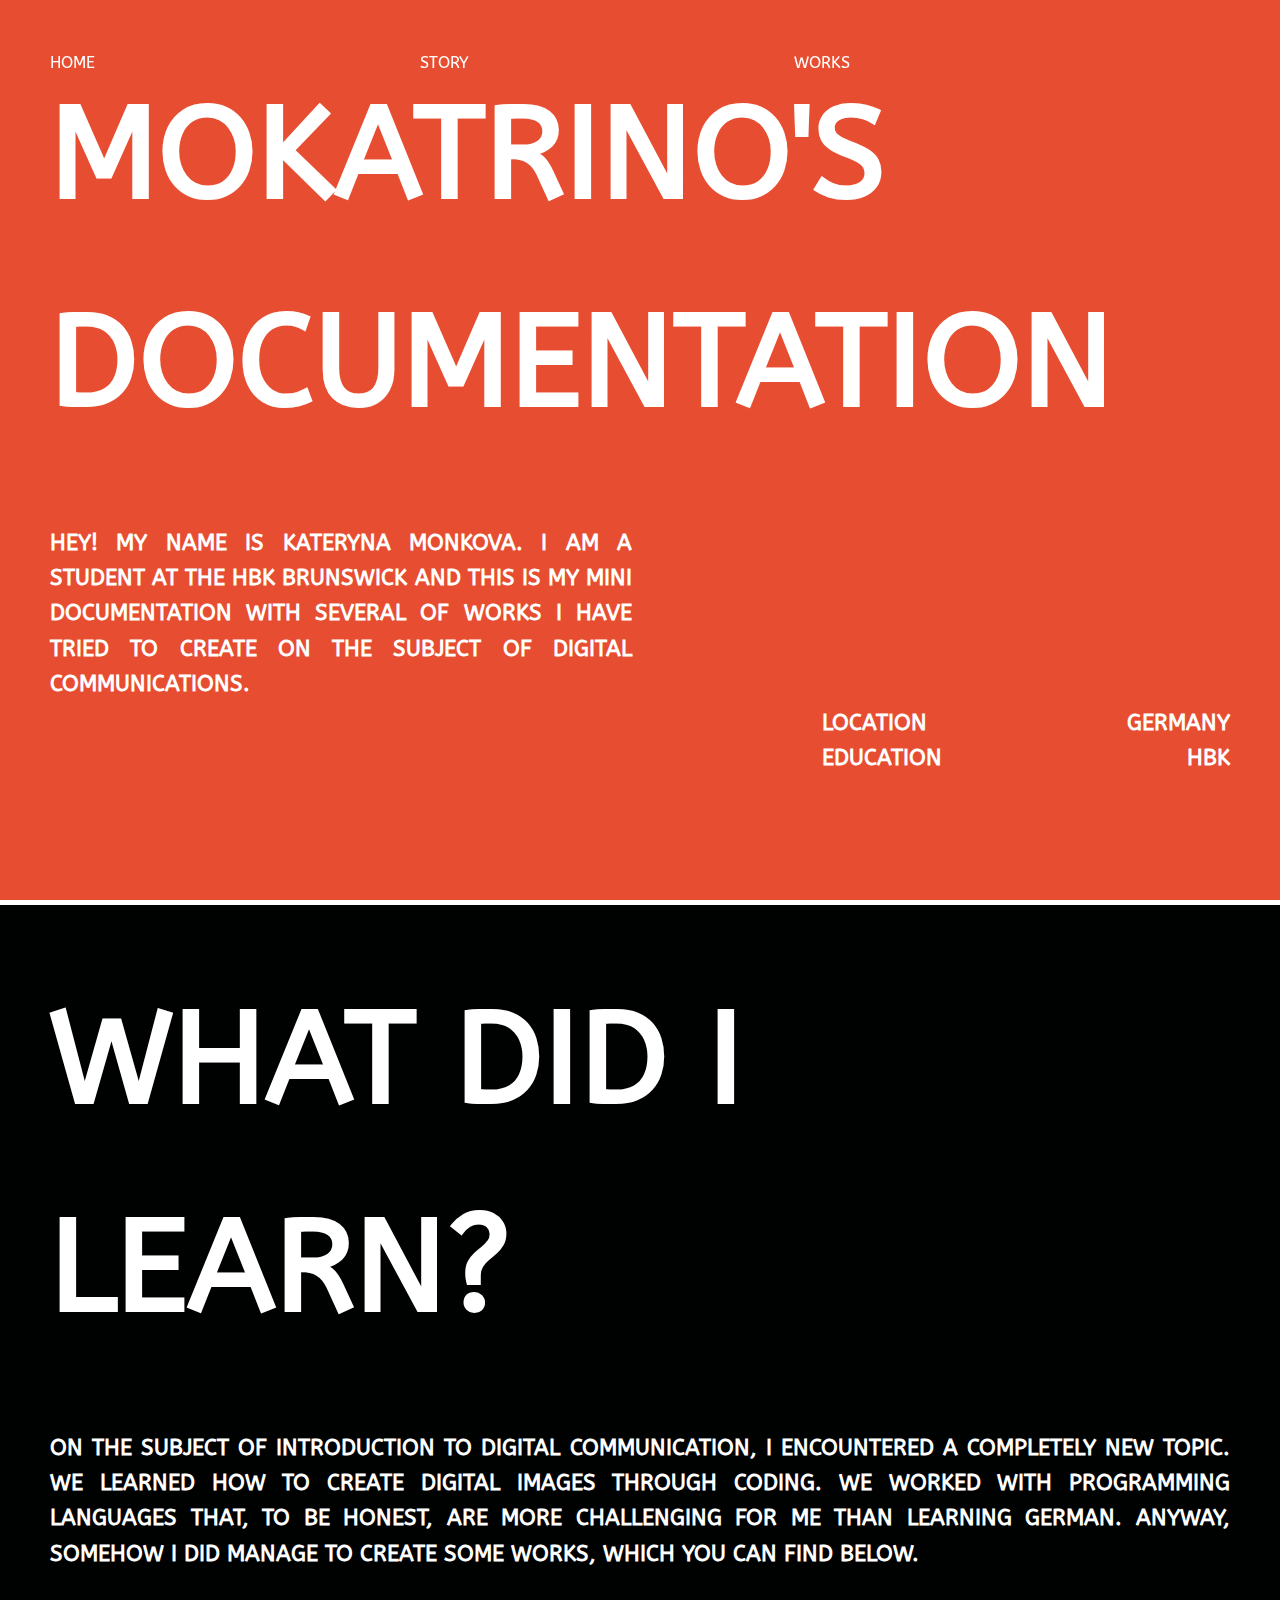
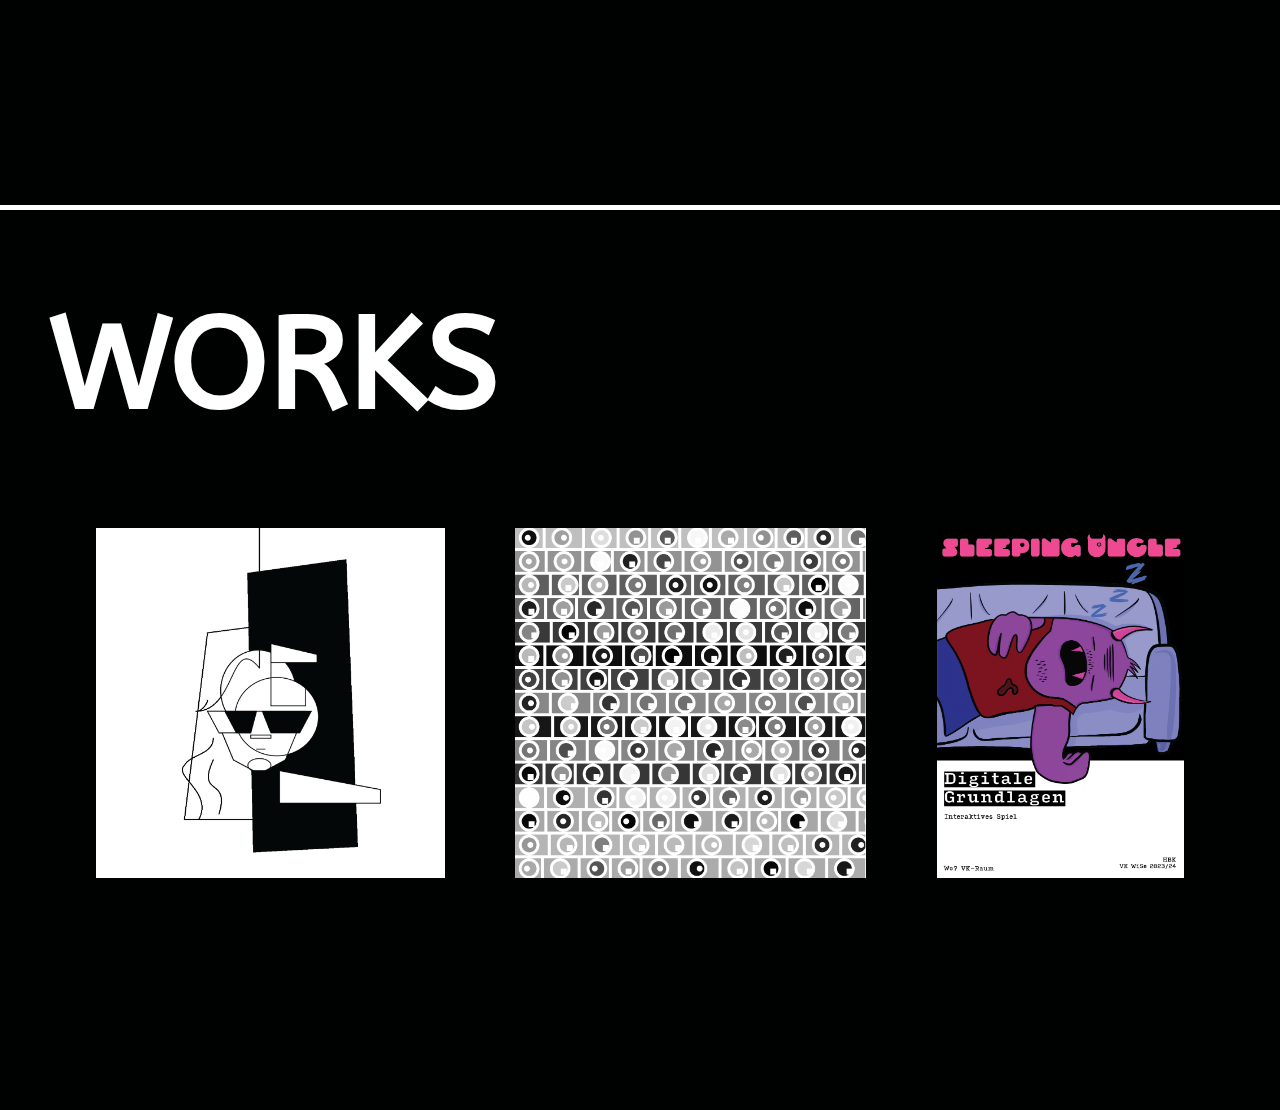
<file: index.html>
<!DOCTYPE html>
<html lang="en">

<head>
    <meta charset="UTF-8">
    <meta name="viewport" content="width=device-width, initial-scale=1.0">
    <link href="https://fonts.googleapis.com/css?family=ABeeZee&display=swap" rel="stylesheet">
    <link href="/css/main.css" rel="stylesheet">
    <title>Main</title>



</head>

<body>
    <header id="header">

        <nav id="siteHeader">
            <ul>
                <li><a href="#header">HOME</a></li>
                <li><a href="#about-me">STORY</a></li>
                <li><a href="#portfolio">WORKS</a></li>
            </ul>
        </nav>

        <h1 class="nickname">MOKATRINO'S DOCUMENTATION</h1>
        <div class="header-content">
            <div class="intro">
                <h1>HEY! MY NAME IS KATERYNA MONKOVA. I AM A STUDENT AT THE HBK BRUNSWICK AND THIS IS MY MINI
                    DOCUMENTATION WITH
                    SEVERAL OF WORKS I HAVE TRIED TO CREATE ON THE SUBJECT OF DIGITAL COMMUNICATIONS.</h1>
            </div>

            <div class="info">
                <h1>
                    <span class="spacing">LOCATION</span>GERMANY <br>
                    <span class="spacing2">EDUCATION</span><a href="https://www.hbk-bs.de" target="_blank">HBK</a>
                </h1>
            </div>


        </div>
    </header>
    <section class="content">
        <div class="about-me" id="about-me">
            <h1 class="nickname">WHAT DID I LEARN?</h1>
            <div class="header-content">
                <h1>ON THE SUBJECT OF INTRODUCTION TO DIGITAL COMMUNICATION, I ENCOUNTERED A COMPLETELY NEW TOPIC. WE
                    LEARNED HOW TO CREATE DIGITAL IMAGES THROUGH CODING. WE WORKED WITH PROGRAMMING LANGUAGES THAT, TO
                    BE HONEST, ARE MORE CHALLENGING FOR ME THAN LEARNING GERMAN.
                ANYWAY, SOMEHOW I DID MANAGE TO CREATE SOME WORKS, WHICH YOU CAN FIND BELOW.</h1>

            </div>

        </div>
        <div class="portfolio" id="portfolio">
            <h1 class="nickname">WORKS</h1>
            <div class="images">
                <a href="portrait.html">
                    <img src="/assets/images/project1.png" alt="project1">
                </a>
                <a href="small-multiples.html">
                    <img src="/assets/images/project2.png" alt="project2">
                </a>
                <a href="sleeping-uncle.html">
                    <img src="/assets/images/project3.png" alt="project3">
                </a>

            </div>
        </div>

    </section>
    <script type="text/javascript" src="/index.js"></script>
</body>

</html>
</file>
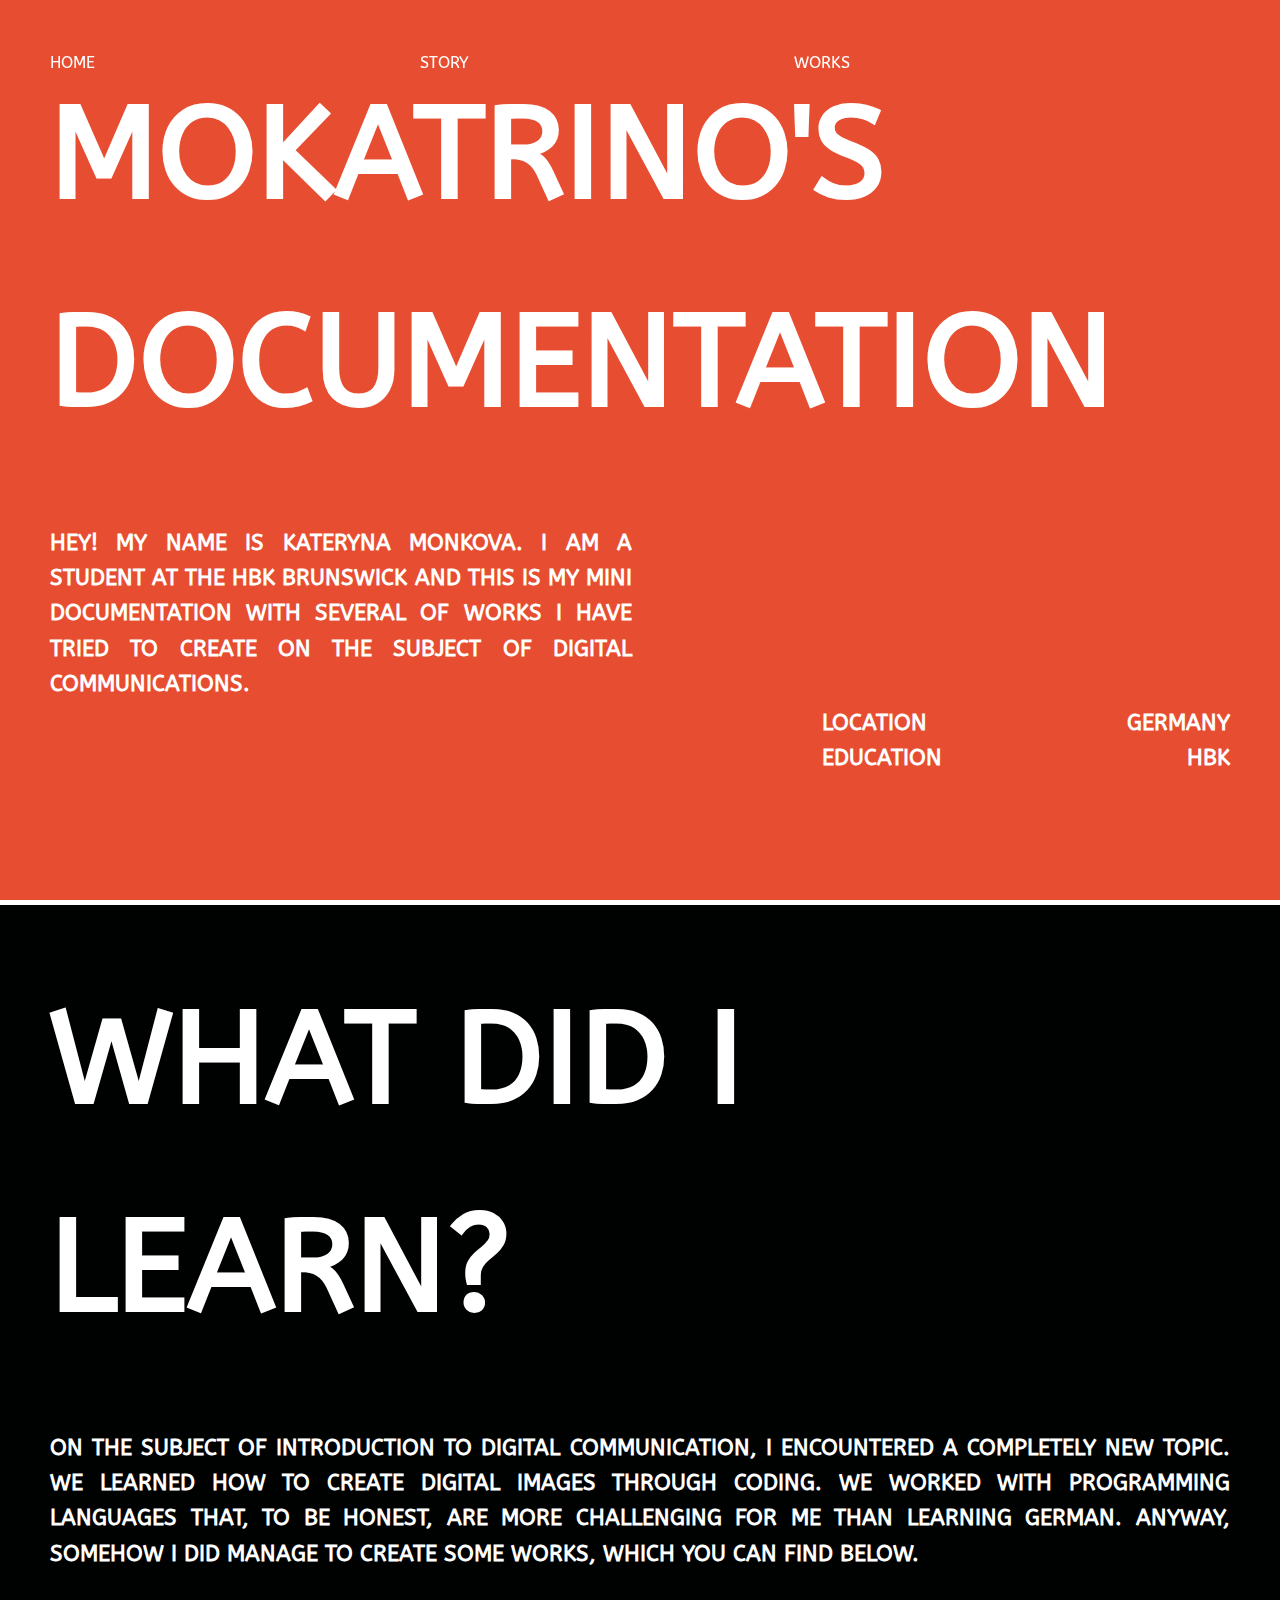
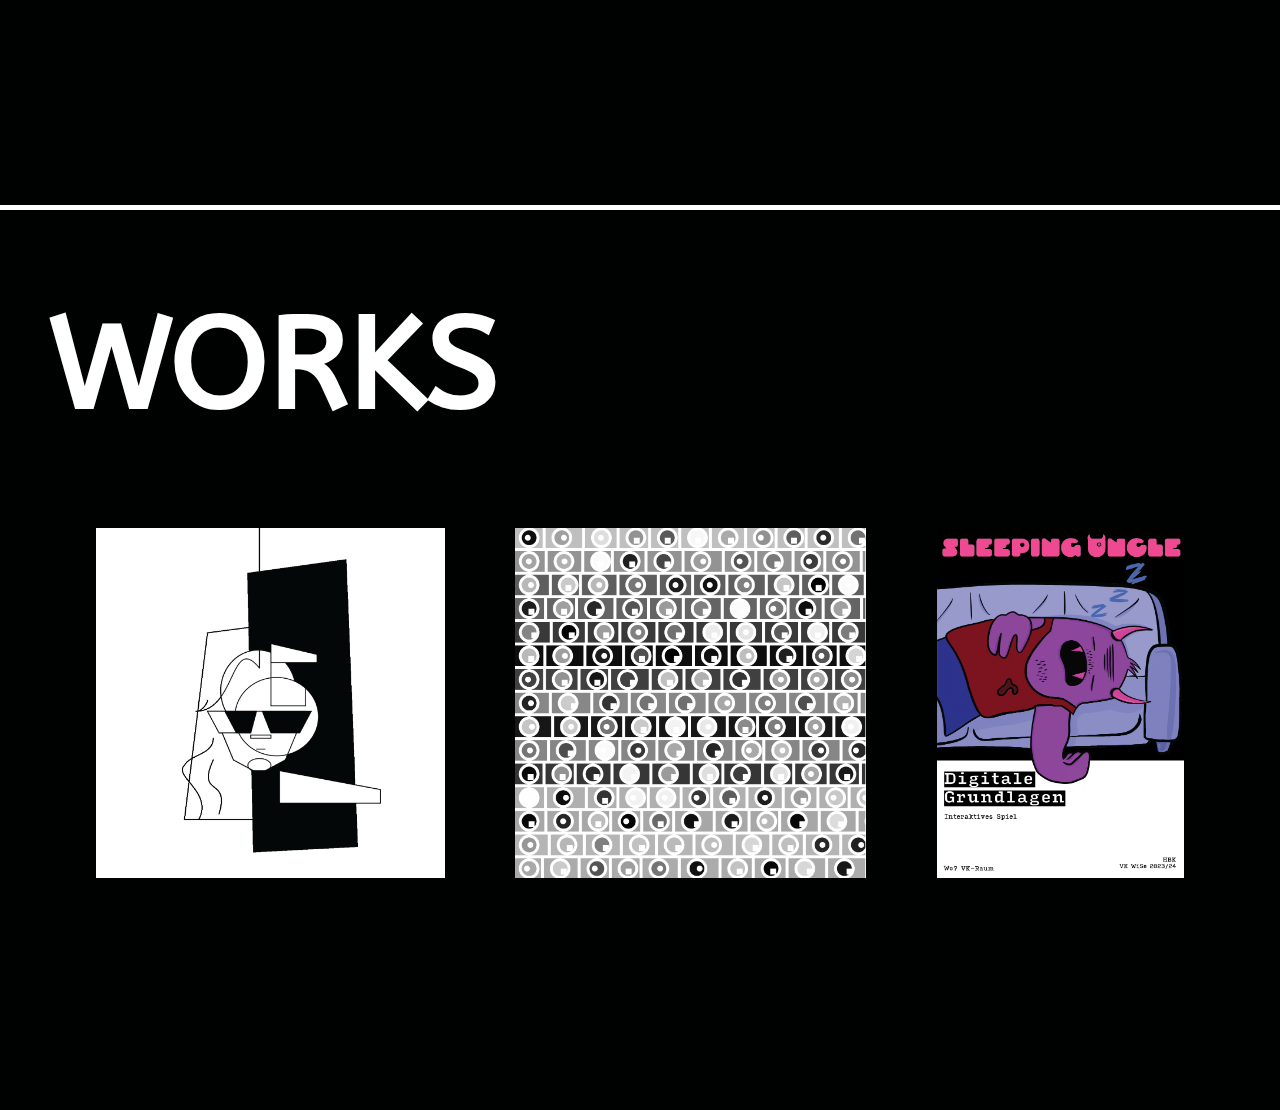
<file: pages/index.html>
<!DOCTYPE html>
<html lang="en">

<head>
    <meta charset="UTF-8">
    <meta name="viewport" content="width=device-width, initial-scale=1.0">
    <link href="https://fonts.googleapis.com/css?family=ABeeZee&display=swap" rel="stylesheet">
    <link href="../css/main.css" rel="stylesheet">
    <title>Main</title>



</head>

<body>
    <header id="header">

        <nav id="siteHeader">
            <ul>
                <li><a href="#header">HOME</a></li>
                <li><a href="#about-me">STORY</a></li>
                <li><a href="#portfolio">WORKS</a></li>
            </ul>
        </nav>

        <h1 class="nickname">MOKATRINO'S DOCUMENTATION</h1>
        <div class="header-content">
            <div class="intro">
                <h1>HEY! MY NAME IS KATERYNA MONKOVA. I AM A STUDENT AT THE HBK BRUNSWICK AND THIS IS MY MINI
                    DOCUMENTATION WITH
                    SEVERAL OF WORKS I HAVE TRIED TO CREATE ON THE SUBJECT OF DIGITAL COMMUNICATIONS.</h1>
            </div>

            <div class="info">
                <h1>
                    <span class="spacing">LOCATION</span>GERMANY <br>
                    <span class="spacing2">EDUCATION</span><a href="https://www.hbk-bs.de" target="_blank">HBK</a>
                </h1>
            </div>


        </div>
    </header>
    <section class="content">
        <div class="about-me" id="about-me">
            <h1 class="nickname">WHAT DID I LEARN?</h1>
            <div class="header-content">
                <h1>ON THE SUBJECT OF INTRODUCTION TO DIGITAL COMMUNICATION, I ENCOUNTERED A COMPLETELY NEW TOPIC. WE
                    LEARNED HOW TO CREATE DIGITAL IMAGES THROUGH CODING. WE WORKED WITH PROGRAMMING LANGUAGES THAT, TO
                    BE HONEST, ARE MORE CHALLENGING FOR ME THAN LEARNING GERMAN.
                ANYWAY, SOMEHOW I DID MANAGE TO CREATE SOME WORKS, WHICH YOU CAN FIND BELOW.</h1>

            </div>

        </div>
        <div class="portfolio" id="portfolio">
            <h1 class="nickname">WORKS</h1>
            <div class="images">
                <a href="portrait.html">
                    <img src="../assets/images/project1.png" alt="project1">
                </a>
                <a href="small-multiples.html">
                    <img src="../assets/images/project2.png" alt="project2">
                </a>
                <a href="sleeping-uncle.html">
                    <img src="../assets/images/project3.png" alt="project3">
                </a>

            </div>
        </div>

    </section>
    <script type="text/javascript" src="../index.js"></script>
</body>

</html>
</file>
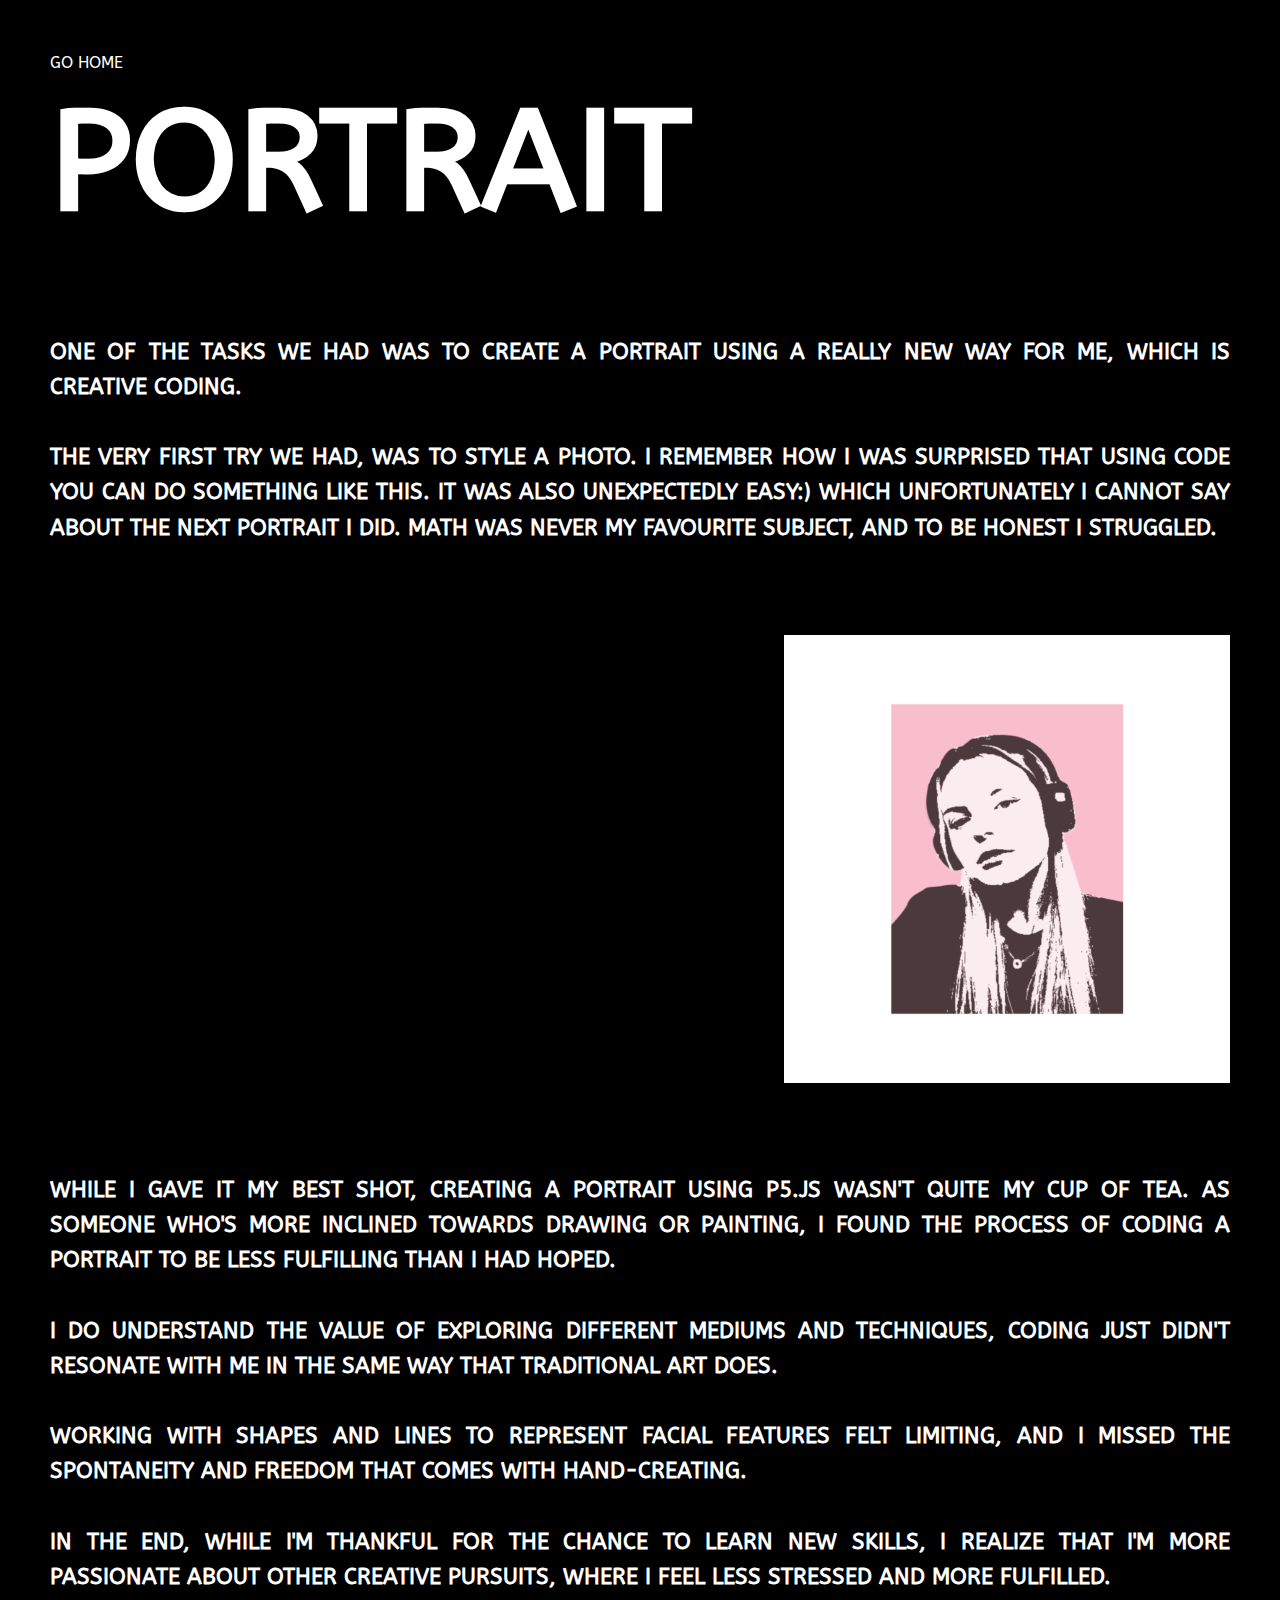
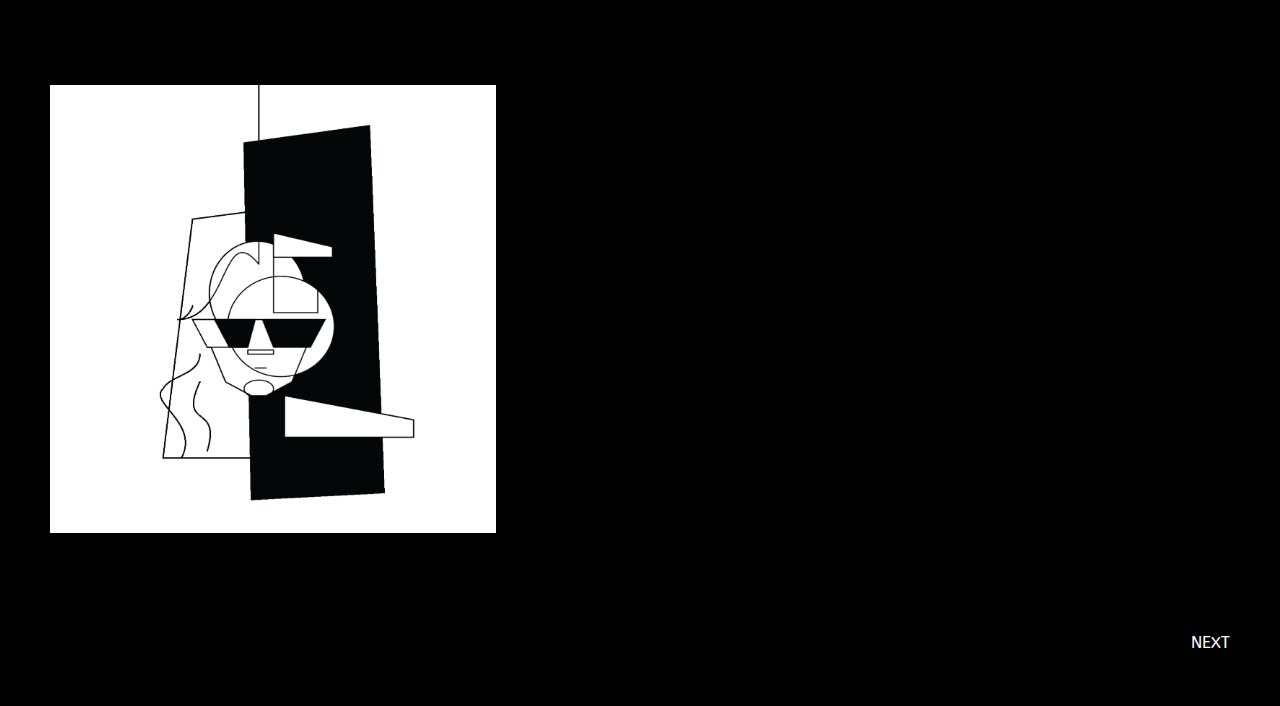
<file: portrait.html>
<!DOCTYPE html>
<html lang="en">

<head>
    <meta charset="UTF-8">
    <meta name="viewport" content="width=device-width, initial-scale=1.0">
    <link href="https://fonts.googleapis.com/css?family=ABeeZee&display=swap" rel="stylesheet">
    <link href="/css/works.css" rel="stylesheet">
    <title>Portrait</title>
</head>

<body>
    <header>
        <a href="index.html#portfolio">GO HOME</a>
    </header>
    <section>
        <h1 class="main-header">PORTRAIT</h1>
        <h1 class="text">
            ONE OF THE TASKS WE HAD WAS TO CREATE A PORTRAIT USING A REALLY NEW WAY FOR ME, WHICH IS CREATIVE CODING.
            <br>
            <br>
            THE VERY FIRST TRY WE HAD, WAS TO STYLE A PHOTO. I REMEMBER HOW I WAS SURPRISED THAT USING CODE YOU CAN DO
            SOMETHING LIKE THIS. IT WAS ALSO UNEXPECTEDLY EASY:) WHICH UNFORTUNATELY I CANNOT SAY ABOUT THE NEXT
            PORTRAIT I DID. MATH WAS NEVER MY FAVOURITE SUBJECT, AND TO BE HONEST I STRUGGLED.
        </h1>
        <div class="image-right">
            <img src="/assets/images/portrait.png" alt="portrait">
        </div>
        <h1 class="text">
            WHILE I GAVE IT MY BEST SHOT, CREATING A PORTRAIT USING P5.JS WASN'T QUITE MY CUP OF TEA. AS SOMEONE WHO'S
            MORE INCLINED TOWARDS DRAWING OR PAINTING, I FOUND THE PROCESS OF CODING A PORTRAIT TO BE LESS FULFILLING
            THAN I HAD HOPED.
            <br><br>
            I DO UNDERSTAND THE VALUE OF EXPLORING DIFFERENT MEDIUMS AND TECHNIQUES, CODING JUST DIDN'T RESONATE WITH ME
            IN THE SAME WAY THAT TRADITIONAL ART DOES.
            <br><br>
            WORKING WITH SHAPES AND LINES TO REPRESENT FACIAL FEATURES FELT LIMITING, AND I MISSED THE SPONTANEITY AND
            FREEDOM THAT COMES WITH HAND-CREATING. 
            <br><br>
            IN THE END, WHILE I'M THANKFUL FOR THE CHANCE TO LEARN NEW SKILLS, I REALIZE THAT I'M MORE PASSIONATE ABOUT
            OTHER CREATIVE PURSUITS, WHERE I FEEL LESS STRESSED AND MORE FULFILLED. 
        </h1>
        <div>
            <img src="/assets/images/project1.png" alt="portrait">
        </div>
    </section>
    <footer>
        <a class="next-link" href="small-multiples.html">NEXT</a>
        <a class="previous-link" href=""></a>
    </footer>
</body>

</html>
</file>
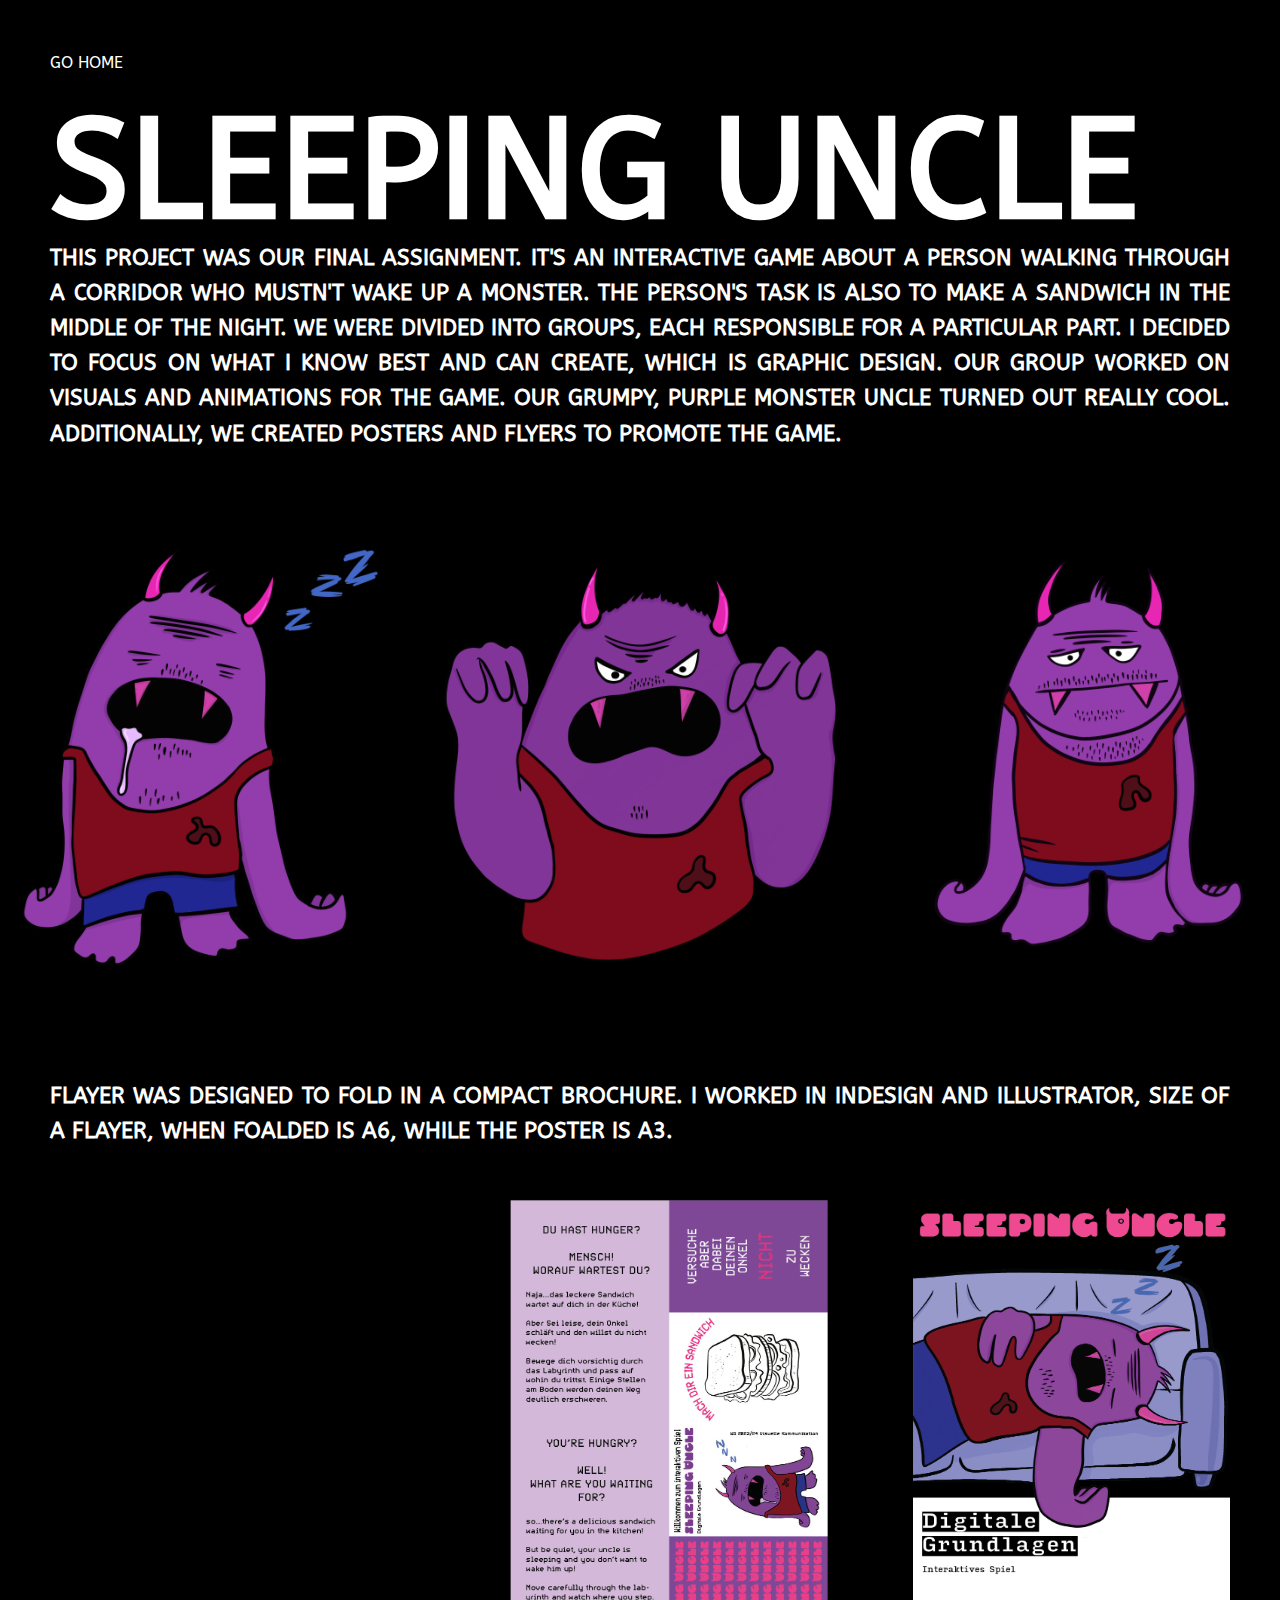
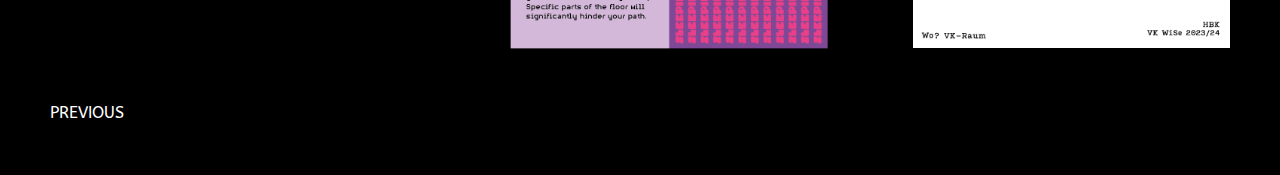
<file: sleeping-uncle.html>
<!DOCTYPE html>
<html lang="en">
<head>
    <meta charset="UTF-8">
    <meta name="viewport" content="width=device-width, initial-scale=1.0">
    <title>Sleeping uncle</title>
    <link href="https://fonts.googleapis.com/css?family=ABeeZee&display=swap" rel="stylesheet">
    <link href="/css/works.css" rel="stylesheet">
</head>
<body>
    <header>
        <a href="index.html#portfolio">GO HOME</a>
    </header>
    <section>
        <h1 class="main-header2">SLEEPING UNCLE</h1>
        <h1 class="text">
            THIS PROJECT WAS OUR FINAL ASSIGNMENT. IT'S AN INTERACTIVE GAME ABOUT A PERSON WALKING THROUGH A CORRIDOR WHO MUSTN'T WAKE UP A MONSTER. THE PERSON'S TASK IS ALSO TO MAKE A SANDWICH IN THE MIDDLE OF THE NIGHT.
WE WERE DIVIDED INTO GROUPS, EACH RESPONSIBLE FOR A PARTICULAR PART. I DECIDED TO FOCUS ON WHAT I KNOW BEST AND CAN CREATE, WHICH IS GRAPHIC DESIGN. OUR GROUP WORKED ON VISUALS AND ANIMATIONS FOR THE GAME. OUR GRUMPY, PURPLE MONSTER UNCLE TURNED OUT REALLY COOL. ADDITIONALLY, WE CREATED POSTERS AND FLYERS TO PROMOTE THE GAME.
        </h1>
        <div class="monsters">
            <img src="/assets/images/monster2.png" alt="sleeping-uncle">
            <img src="/assets/images/monster1.png" alt="sleeping-uncle">
            <img src="/assets/images/monster3.png" alt="sleeping-uncle">
        </div>
   
    <h1 class="text">
        FLAYER WAS DESIGNED TO FOLD IN A COMPACT BROCHURE. I WORKED IN INDESIGN AND ILLUSTRATOR, SIZE OF A FLAYER, WHEN FOALDED IS A6, WHILE THE POSTER IS A3.   
    </h1>
    <div class="container2">
        <img src="/assets/images/flayer.jpg" alt="sleeping-uncle">
        <img src="/assets/images/project3.png" alt="sleeping-uncle">
       
    </div>

</section>

    <footer>
       
        <a class="previous-link" href="small-multiples.html">PREVIOUS</a>
    </footer>
</body>
</html>
</file>
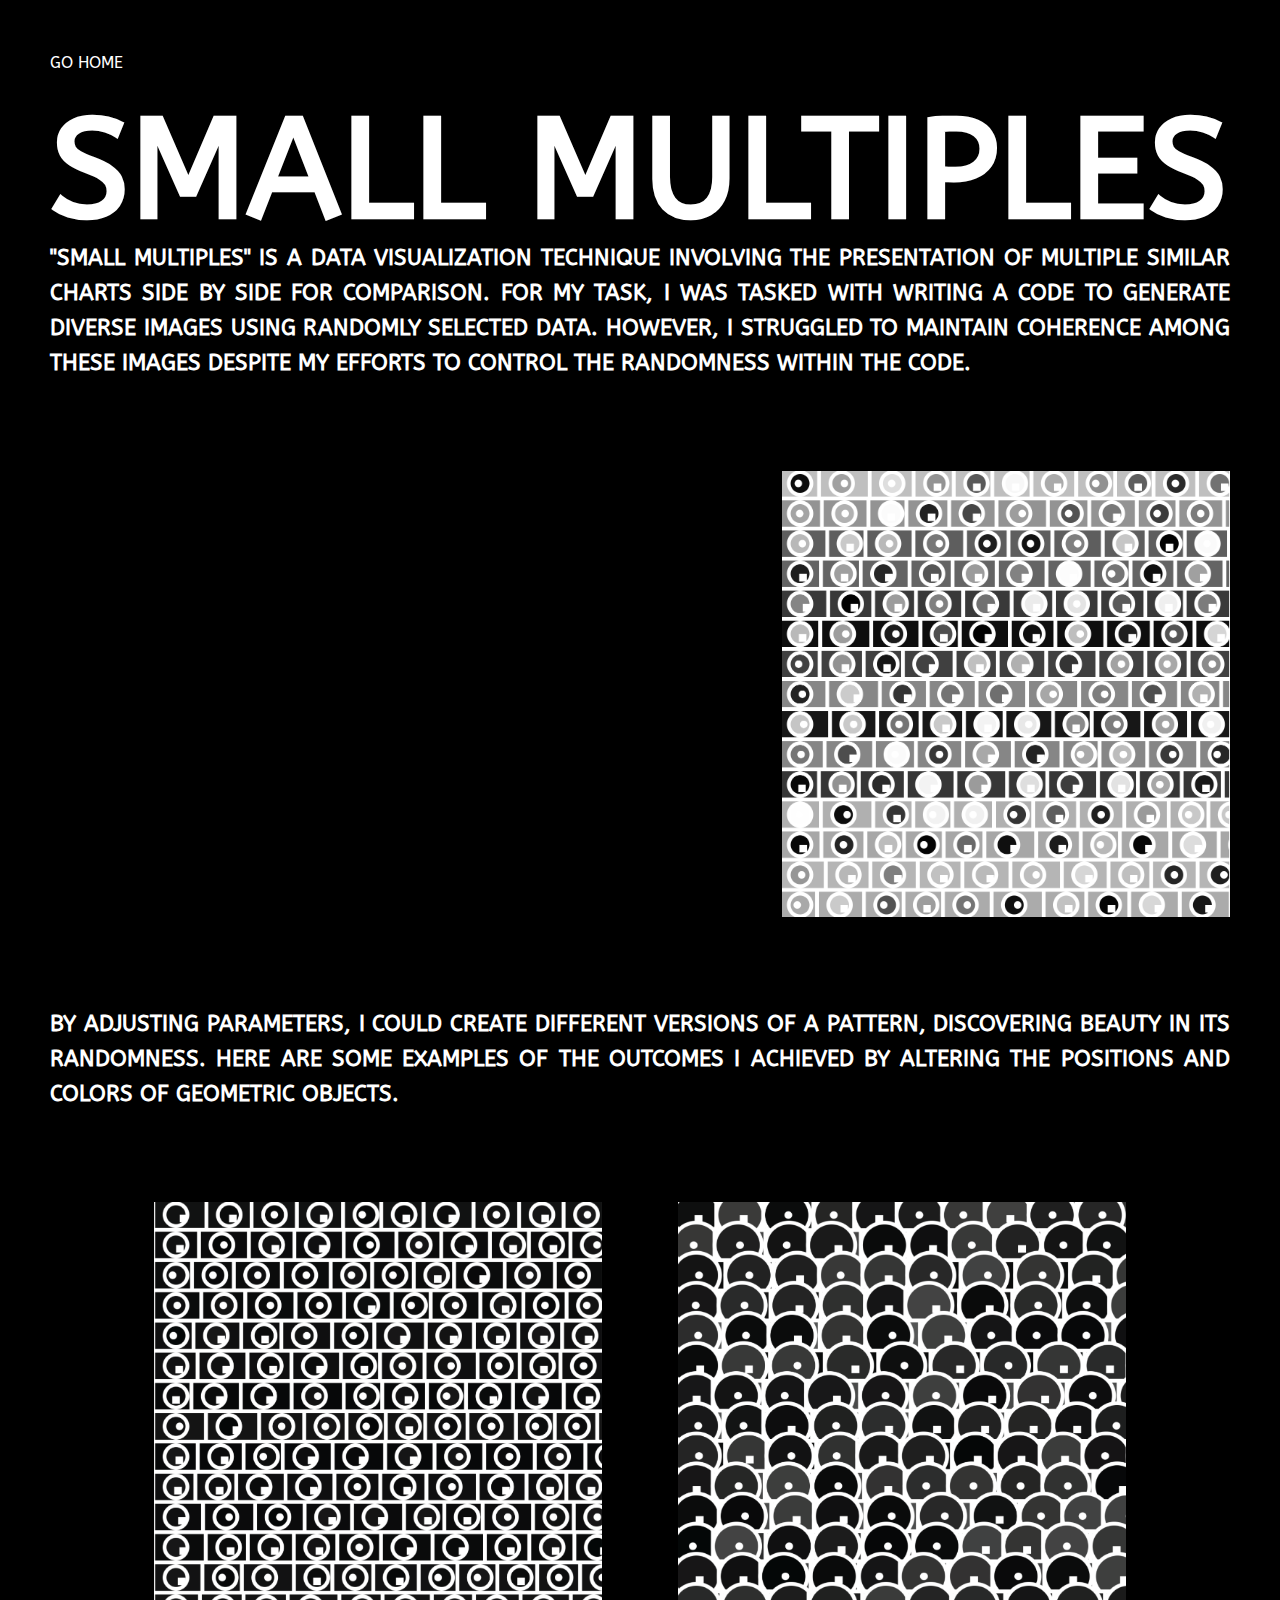
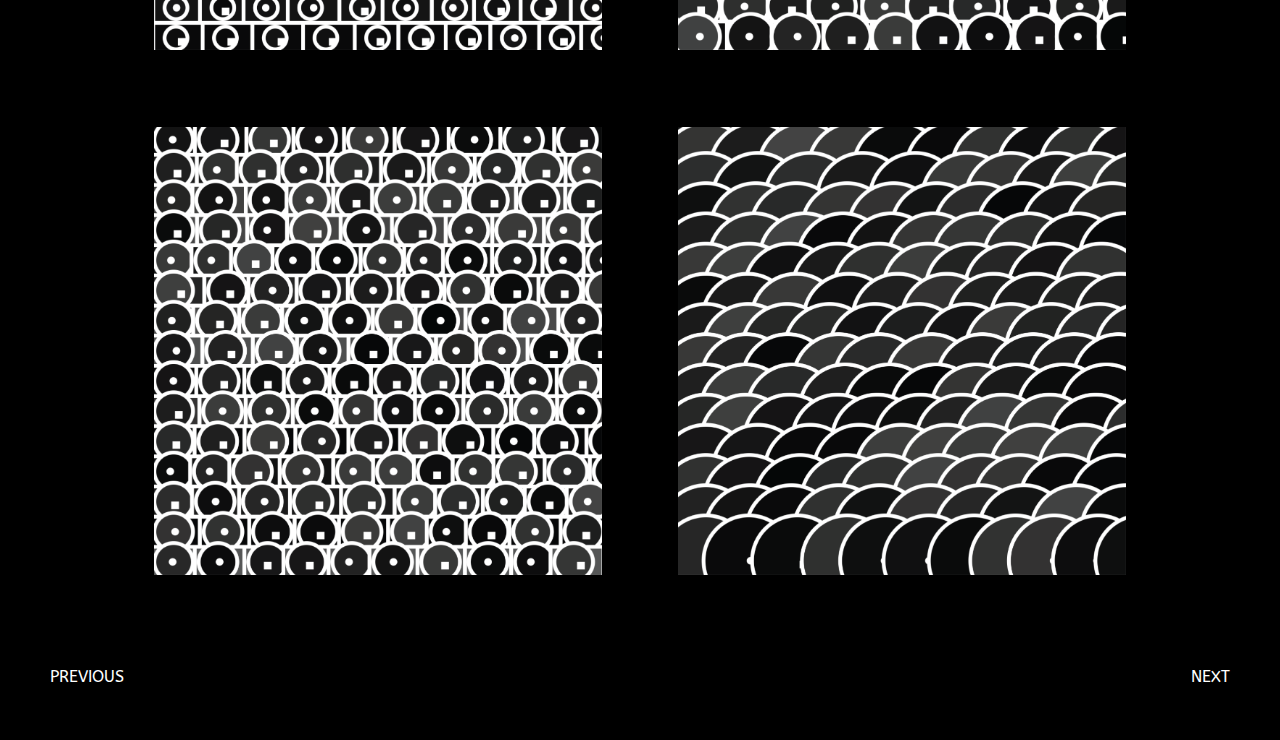
<file: small-multiples.html>
<!DOCTYPE html>
<html lang="en">

<head>
    <meta charset="UTF-8">
    <meta name="viewport" content="width=device-width, initial-scale=1.0">
    <title>Small multiples</title>
    <link href="https://fonts.googleapis.com/css?family=ABeeZee&display=swap" rel="stylesheet">
    <link href="/css/works.css" rel="stylesheet">
</head>

<body>
    <header>
        <a href="index.html#portfolio">GO HOME</a>
    </header>
    <section>
        <h1 class="main-header2">SMALL MULTIPLES</h1>
        <h1 class="text">
            "SMALL MULTIPLES" IS A DATA VISUALIZATION TECHNIQUE INVOLVING THE PRESENTATION OF MULTIPLE SIMILAR CHARTS
            SIDE BY SIDE FOR COMPARISON. FOR MY TASK, I WAS TASKED WITH WRITING A CODE TO GENERATE DIVERSE IMAGES USING
            RANDOMLY SELECTED DATA. HOWEVER, I STRUGGLED TO MAINTAIN COHERENCE AMONG THESE IMAGES DESPITE MY EFFORTS TO
            CONTROL THE RANDOMNESS WITHIN THE CODE.
        </h1>
        <div class="image-right">
            <img src="/assets/images/project2.png" alt="small-multiples">
        </div>
        <h1 class="text">
            BY ADJUSTING PARAMETERS, I COULD CREATE DIFFERENT VERSIONS OF A PATTERN, DISCOVERING BEAUTY IN ITS
            RANDOMNESS.
            HERE ARE SOME EXAMPLES OF THE OUTCOMES I ACHIEVED BY ALTERING THE POSITIONS AND COLORS OF GEOMETRIC OBJECTS.
        </h1>
        <div class="container">
            <img src="/assets/images/sm2.png" alt="small-multiples">
            <img src="/assets/images/sm3.png" alt="small-multiples">
            <img src="/assets/images/sm5.png" alt="small-multiples">
            <img src="/assets/images/sm4.png" alt="small-multiples">
        </div>
    </section>
    <footer>
        <a class="next-link" href="sleeping-uncle.html">NEXT</a>
        <a class="previous-link" href="portrait.html">PREVIOUS</a>
    </footer>
</body>

</html>
</file>
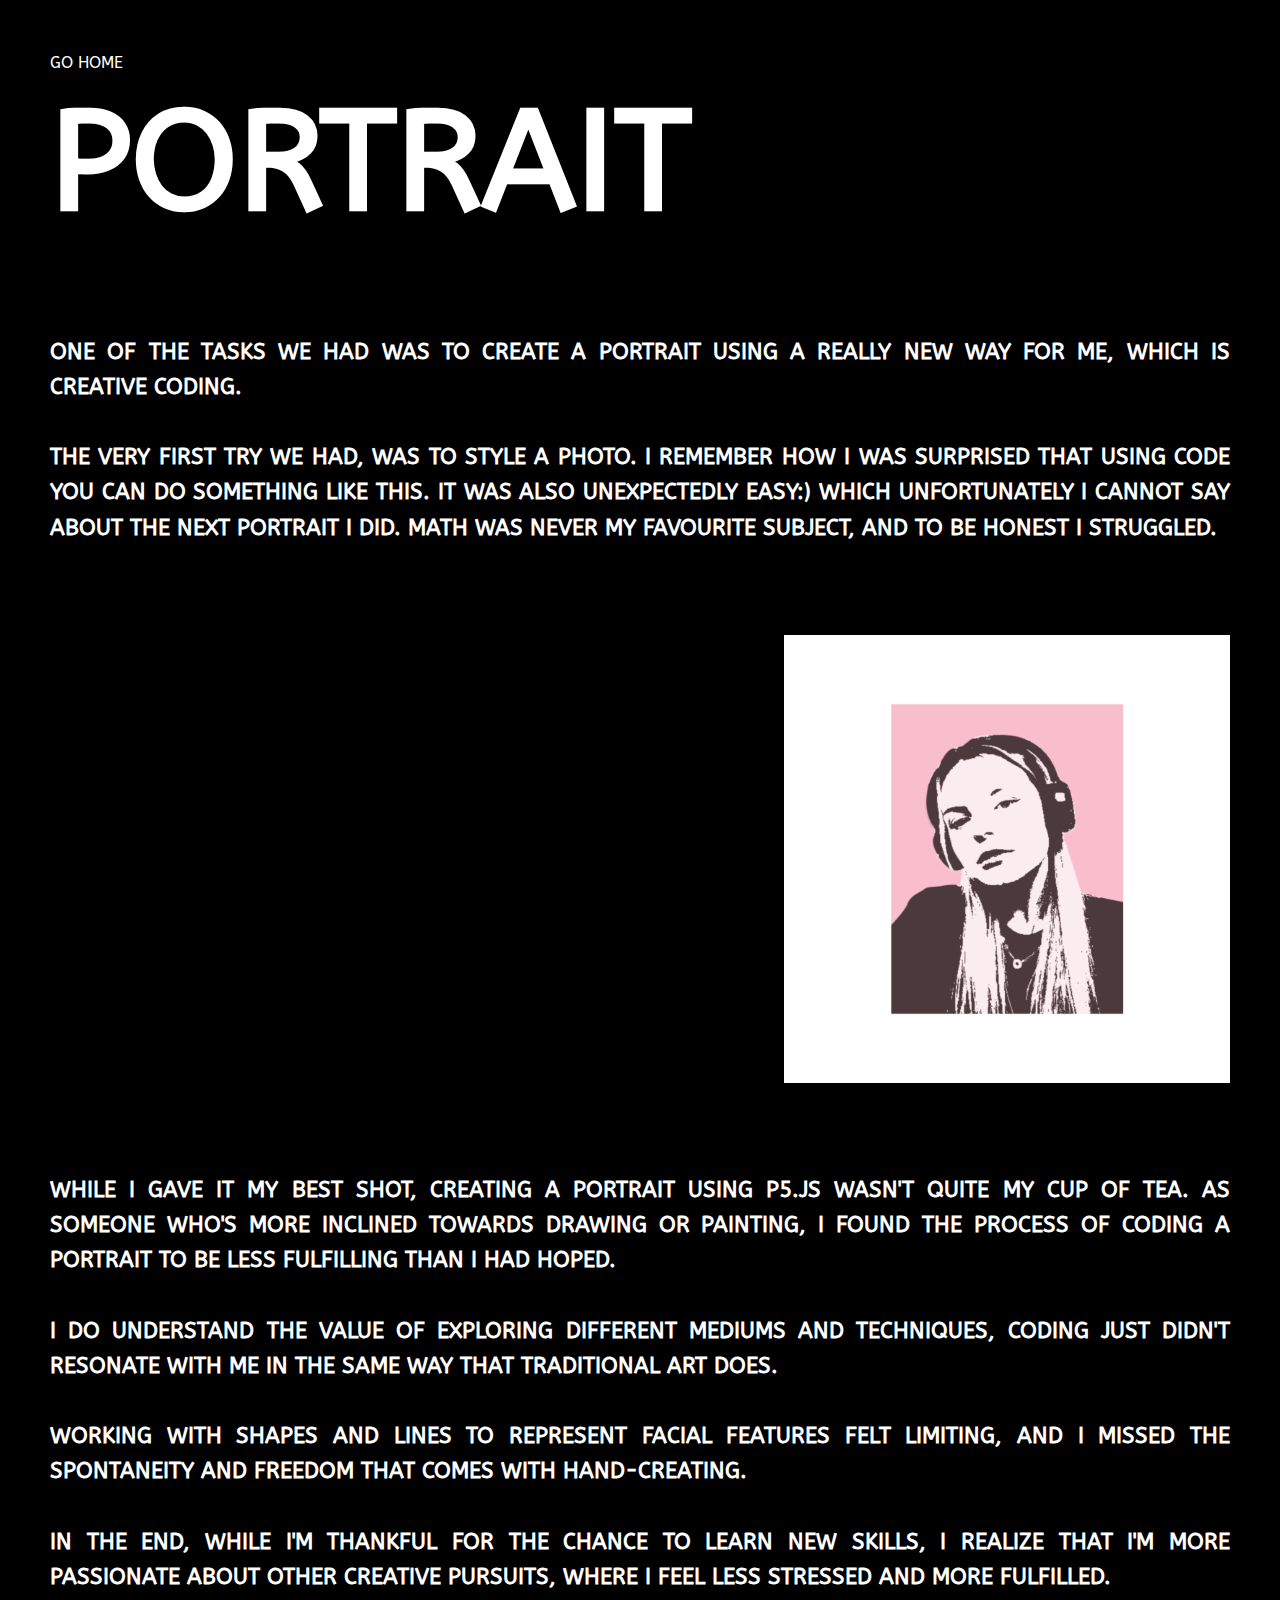
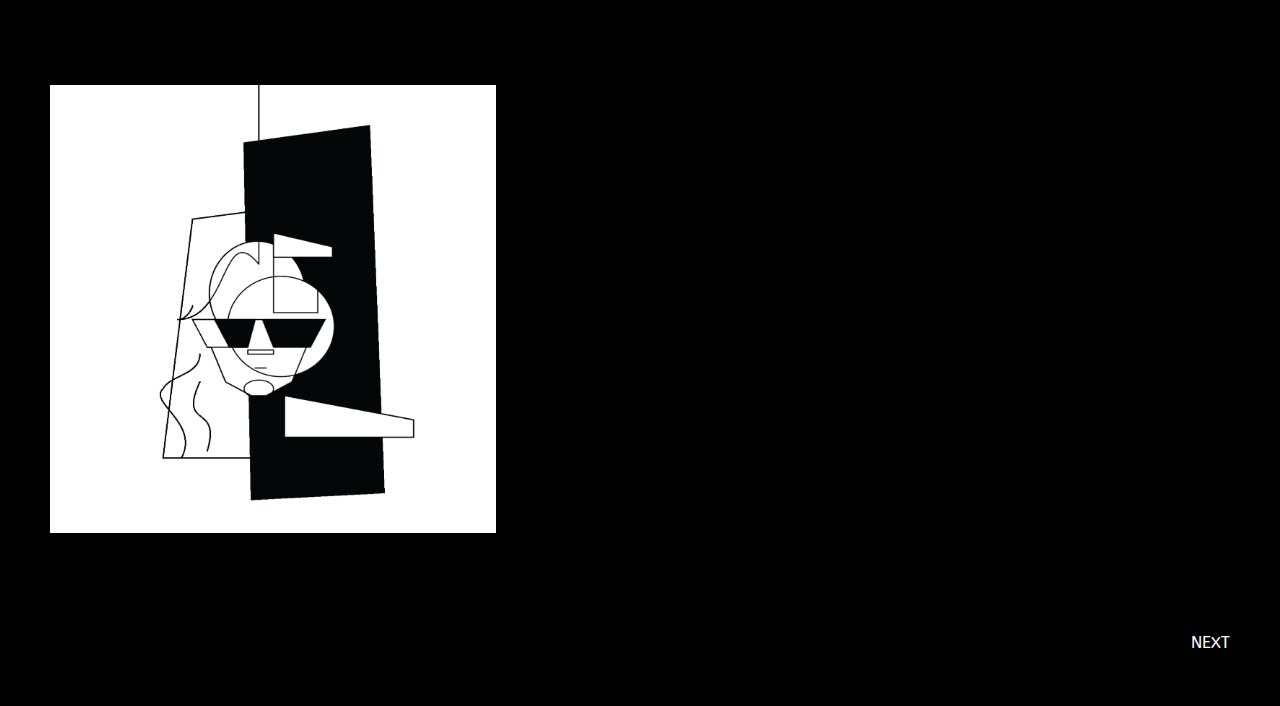
<file: pages/portrait.html>
<!DOCTYPE html>
<html lang="en">

<head>
    <meta charset="UTF-8">
    <meta name="viewport" content="width=device-width, initial-scale=1.0">
    <link href="https://fonts.googleapis.com/css?family=ABeeZee&display=swap" rel="stylesheet">
    <link href="../css/works.css" rel="stylesheet">
    <title>Portrait</title>
</head>

<body>
    <header>
        <a href="index.html#portfolio">GO HOME</a>
    </header>
    <section>
        <h1 class="main-header">PORTRAIT</h1>
        <h1 class="text">
            ONE OF THE TASKS WE HAD WAS TO CREATE A PORTRAIT USING A REALLY NEW WAY FOR ME, WHICH IS CREATIVE CODING.
            <br>
            <br>
            THE VERY FIRST TRY WE HAD, WAS TO STYLE A PHOTO. I REMEMBER HOW I WAS SURPRISED THAT USING CODE YOU CAN DO
            SOMETHING LIKE THIS. IT WAS ALSO UNEXPECTEDLY EASY:) WHICH UNFORTUNATELY I CANNOT SAY ABOUT THE NEXT
            PORTRAIT I DID. MATH WAS NEVER MY FAVOURITE SUBJECT, AND TO BE HONEST I STRUGGLED.
        </h1>
        <div class="image-right">
            <img src="../assets/images/portrait.png" alt="portrait">
        </div>
        <h1 class="text">
            WHILE I GAVE IT MY BEST SHOT, CREATING A PORTRAIT USING P5.JS WASN'T QUITE MY CUP OF TEA. AS SOMEONE WHO'S
            MORE INCLINED TOWARDS DRAWING OR PAINTING, I FOUND THE PROCESS OF CODING A PORTRAIT TO BE LESS FULFILLING
            THAN I HAD HOPED.
            <br><br>
            I DO UNDERSTAND THE VALUE OF EXPLORING DIFFERENT MEDIUMS AND TECHNIQUES, CODING JUST DIDN'T RESONATE WITH ME
            IN THE SAME WAY THAT TRADITIONAL ART DOES.
            <br><br>
            WORKING WITH SHAPES AND LINES TO REPRESENT FACIAL FEATURES FELT LIMITING, AND I MISSED THE SPONTANEITY AND
            FREEDOM THAT COMES WITH HAND-CREATING. 
            <br><br>
            IN THE END, WHILE I'M THANKFUL FOR THE CHANCE TO LEARN NEW SKILLS, I REALIZE THAT I'M MORE PASSIONATE ABOUT
            OTHER CREATIVE PURSUITS, WHERE I FEEL LESS STRESSED AND MORE FULFILLED. 
        </h1>
        <div>
            <img src="../assets/images/project1.png" alt="portrait">
        </div>
    </section>
    <footer>
        <a class="next-link" href="small-multiples.html">NEXT</a>
        <a class="previous-link" href=""></a>
    </footer>
</body>

</html>
</file>
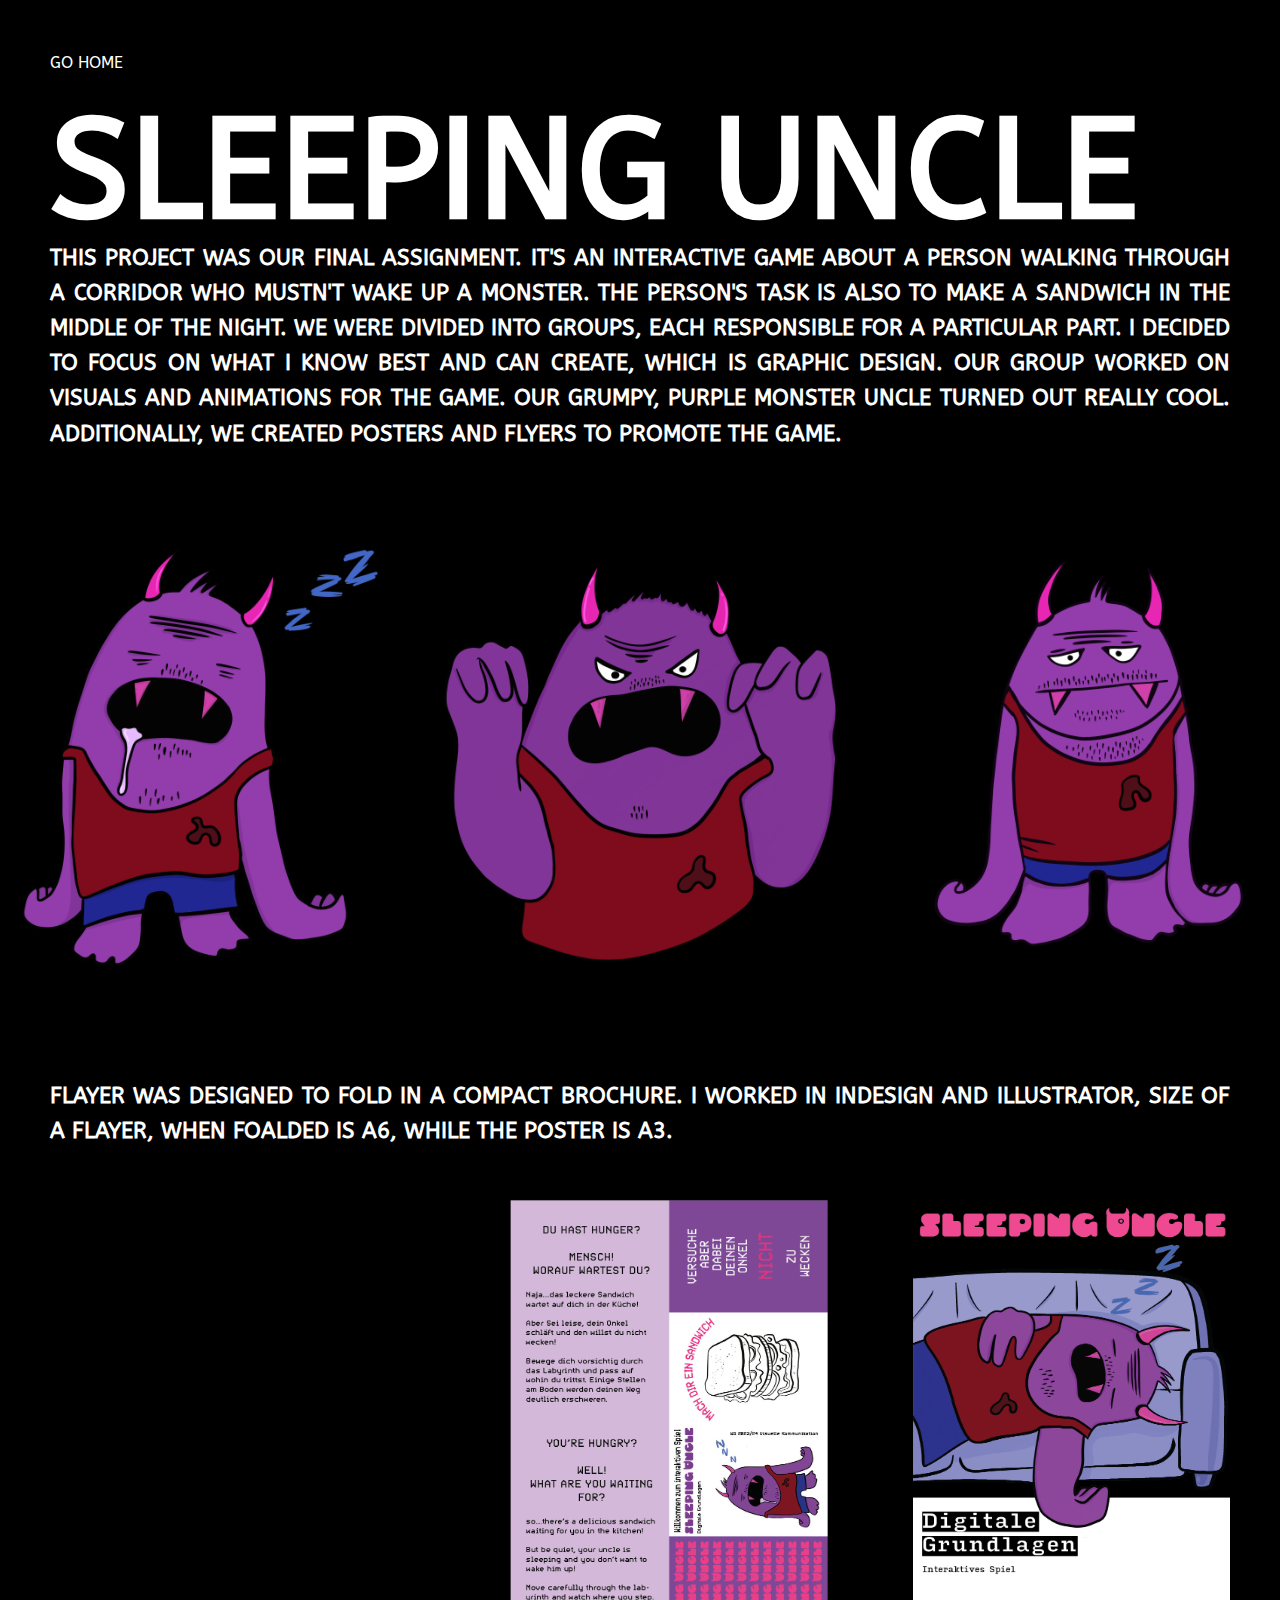
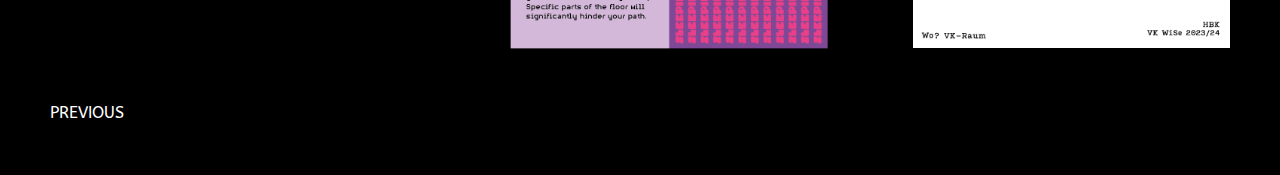
<file: pages/sleeping-uncle.html>
<!DOCTYPE html>
<html lang="en">
<head>
    <meta charset="UTF-8">
    <meta name="viewport" content="width=device-width, initial-scale=1.0">
    <title>Sleeping uncle</title>
    <link href="https://fonts.googleapis.com/css?family=ABeeZee&display=swap" rel="stylesheet">
    <link href="../css/works.css" rel="stylesheet">
</head>
<body>
    <header>
        <a href="index.html#portfolio">GO HOME</a>
    </header>
    <section>
        <h1 class="main-header2">SLEEPING UNCLE</h1>
        <h1 class="text">
            THIS PROJECT WAS OUR FINAL ASSIGNMENT. IT'S AN INTERACTIVE GAME ABOUT A PERSON WALKING THROUGH A CORRIDOR WHO MUSTN'T WAKE UP A MONSTER. THE PERSON'S TASK IS ALSO TO MAKE A SANDWICH IN THE MIDDLE OF THE NIGHT.
WE WERE DIVIDED INTO GROUPS, EACH RESPONSIBLE FOR A PARTICULAR PART. I DECIDED TO FOCUS ON WHAT I KNOW BEST AND CAN CREATE, WHICH IS GRAPHIC DESIGN. OUR GROUP WORKED ON VISUALS AND ANIMATIONS FOR THE GAME. OUR GRUMPY, PURPLE MONSTER UNCLE TURNED OUT REALLY COOL. ADDITIONALLY, WE CREATED POSTERS AND FLYERS TO PROMOTE THE GAME.
        </h1>
        <div class="monsters">
            <img src="../assets/images/monster2.png" alt="sleeping-uncle">
            <img src="../assets/images/monster1.png" alt="sleeping-uncle">
            <img src="../assets/images/monster3.png" alt="sleeping-uncle">
        </div>
   
    <h1 class="text">
        FLAYER WAS DESIGNED TO FOLD IN A COMPACT BROCHURE. I WORKED IN INDESIGN AND ILLUSTRATOR, SIZE OF A FLAYER, WHEN FOALDED IS A6, WHILE THE POSTER IS A3.   
    </h1>
    <div class="container2">
        <img src="../assets/images/flayer.jpg" alt="sleeping-uncle">
        <img src="../assets/images/project3.png" alt="sleeping-uncle">
       
    </div>

</section>

    <footer>
       
        <a class="previous-link" href="small-multiples.html">PREVIOUS</a>
    </footer>
</body>
</html>
</file>
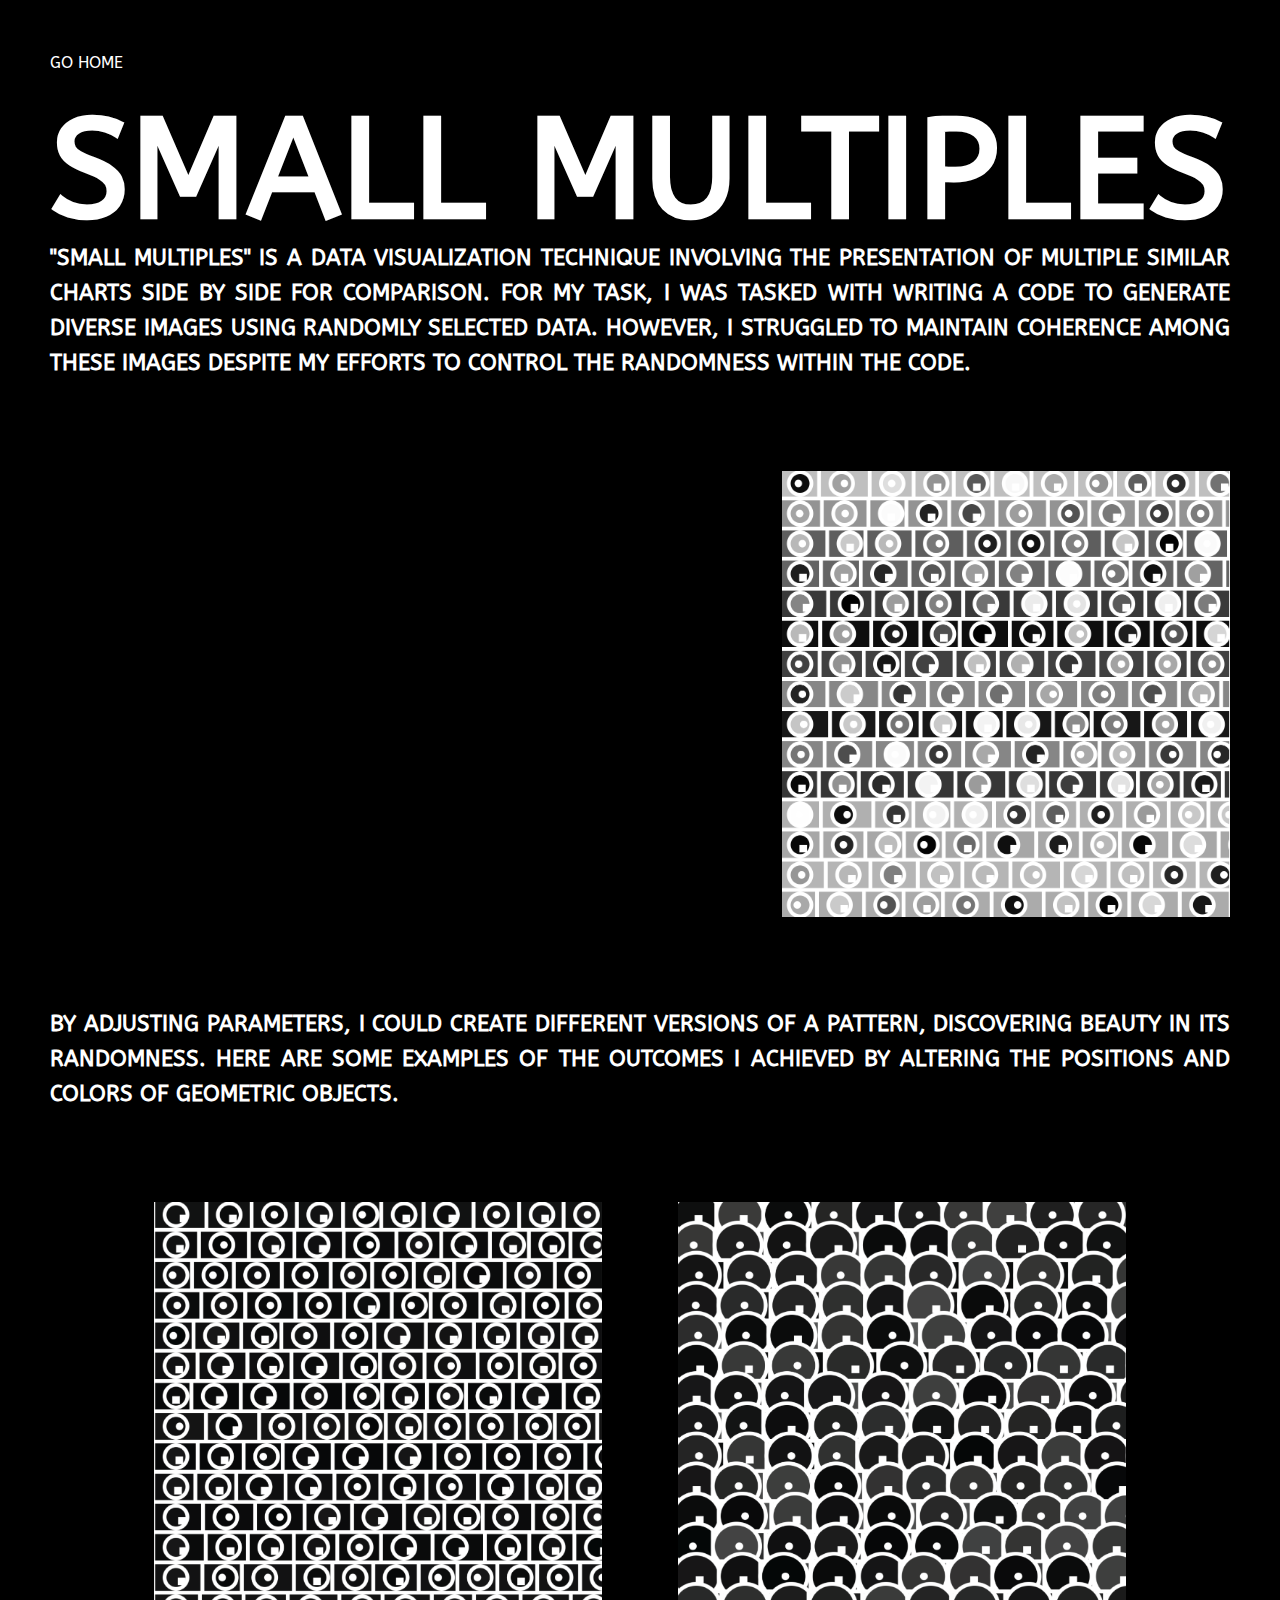
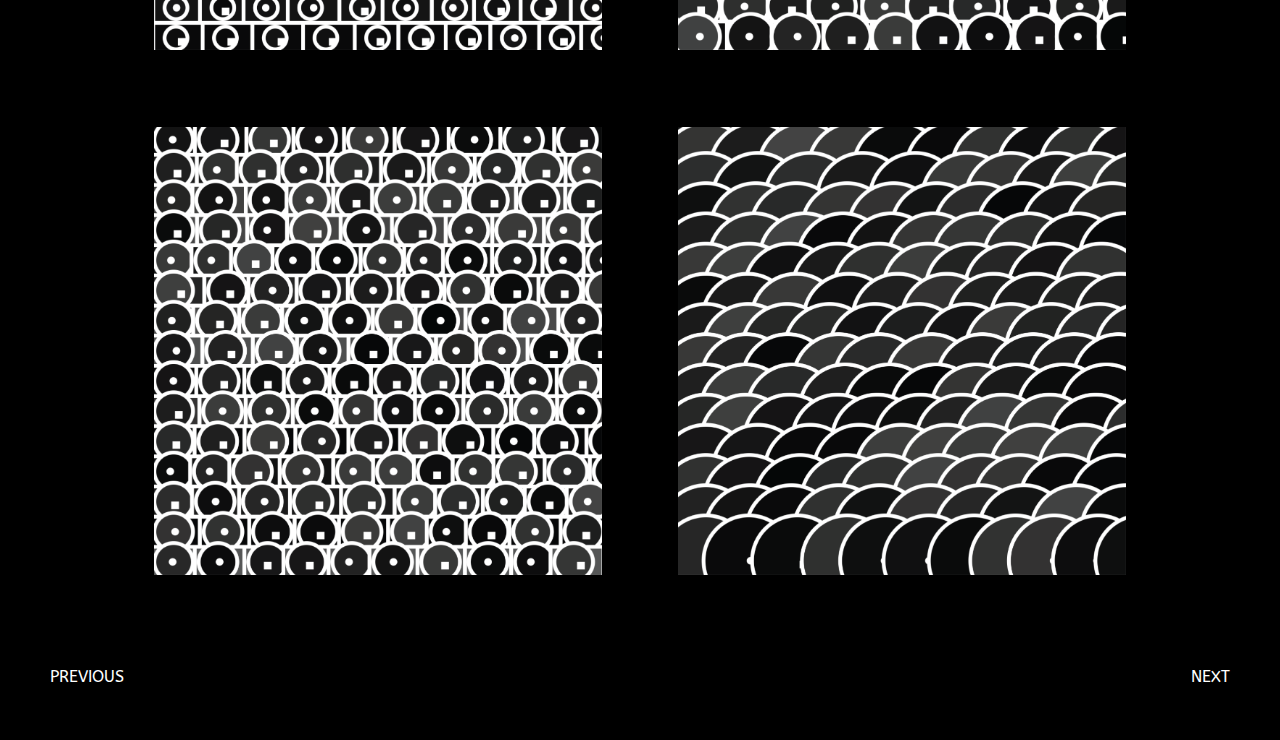
<file: pages/small-multiples.html>
<!DOCTYPE html>
<html lang="en">

<head>
    <meta charset="UTF-8">
    <meta name="viewport" content="width=device-width, initial-scale=1.0">
    <title>Small multiples</title>
    <link href="https://fonts.googleapis.com/css?family=ABeeZee&display=swap" rel="stylesheet">
    <link href="../css/works.css" rel="stylesheet">
</head>

<body>
    <header>
        <a href="index.html#portfolio">GO HOME</a>
    </header>
    <section>
        <h1 class="main-header2">SMALL MULTIPLES</h1>
        <h1 class="text">
            "SMALL MULTIPLES" IS A DATA VISUALIZATION TECHNIQUE INVOLVING THE PRESENTATION OF MULTIPLE SIMILAR CHARTS
            SIDE BY SIDE FOR COMPARISON. FOR MY TASK, I WAS TASKED WITH WRITING A CODE TO GENERATE DIVERSE IMAGES USING
            RANDOMLY SELECTED DATA. HOWEVER, I STRUGGLED TO MAINTAIN COHERENCE AMONG THESE IMAGES DESPITE MY EFFORTS TO
            CONTROL THE RANDOMNESS WITHIN THE CODE.
        </h1>
        <div class="image-right">
            <img src="../assets/images/project2.png" alt="small-multiples">
        </div>
        <h1 class="text">
            BY ADJUSTING PARAMETERS, I COULD CREATE DIFFERENT VERSIONS OF A PATTERN, DISCOVERING BEAUTY IN ITS
            RANDOMNESS.
            HERE ARE SOME EXAMPLES OF THE OUTCOMES I ACHIEVED BY ALTERING THE POSITIONS AND COLORS OF GEOMETRIC OBJECTS.
        </h1>
        <div class="container">
            <img src="../assets/images/sm2.png" alt="small-multiples">
            <img src="../assets/images/sm3.png" alt="small-multiples">
            <img src="../assets/images/sm5.png" alt="small-multiples">
            <img src="../assets/images/sm4.png" alt="small-multiples">
        </div>
    </section>
    <footer>
        <a class="next-link" href="sleeping-uncle.html">NEXT</a>
        <a class="previous-link" href="portrait.html">PREVIOUS</a>
    </footer>
</body>

</html>
</file>
<file: css/main.css>
* {
  box-sizing: border-box;
  margin: 0;
  padding: 0;
}

body {
  
  font-family: 'ABeeZee', sans-serif;
  font-size: 16px;
  line-height: 1.6;
}

header {
  background-color: rgba(228, 54, 21, 0.88);
  color: #fff;
  padding: 50px;
  text-align: center;
  height: 100vh;

}

h1{
  font-size: 2em;
}

nav{
  position: fixed;
  opacity: 1;
  z-index: 1000;
  transition: opacity 0.3s ease;
}

nav ul {
  list-style-type: none;
}


nav ul li {
  display: inline;
  margin-right: 25vw;
}

nav ul li a {
  color: #fff;
  text-decoration: none;
}

.content {
  display: flex;
  flex-direction: column;
  align-items: center;
}

.nickname {
font-size: 130px;
text-align: left;
margin-bottom: 60px;
}
.header-content{
 text-align: justify;
 display: flex;
}
.header-content h1{
  font-size: 22px;
}

.intro{
  width: 50vw;

}
.info{
padding-left: 190px;  
padding-top: 180px;
display: flex;
justify-content: center;
}



.spacing{
margin-right:200px;
}

.spacing2{
  margin-right: 245px;
}


.about-me,
.portfolio,
.contact {
  background-color: #000202;
  color: #fff;
  padding: 50px;
  text-align: center;
  margin-top: 5px;
  height: 100vh;
  width: 100vw;
}

.portfolio img {
  max-width: 100%; 
  max-height: 350px;
  width: auto;
  height: auto;  
}

.images{
  width: 85vw;
  margin: 0 auto;
  display: flex;
  justify-content: space-between;
}

a{
  color:inherit;
  text-decoration: none;
  
}
a:visited{
  color: inherit;
  text-decoration: none;
}
</file>
<file: css/works.css>
* {
    box-sizing: border-box;
    margin: 0;
    padding: 0;
    background-color: black;
  }
  
  body {
    
    font-family: 'ABeeZee', sans-serif;
    font-size: 16px;
    line-height: 1.6;
  }
  header{
    background-color: black;
    color: white;
    padding: 50px 50px 0 50px;
  }
  a{
    color:inherit;
    text-decoration: none;
  }
  a:visited{
    color: inherit;
    text-decoration: none;
  }
  section{
    background-color: black;
    color: white;
    padding: 0 50px 50px 50px;
    width:100vw;
    padding-bottom: 0;
  }
  .main-header{
    margin-top: -25px;
    margin-bottom: 60px;
    font-size: 140px;
  }
  .main-header2{
    color: white;
    margin-top: 25px;
    font-size: 140px;
    line-height: 1;
  }
  img{
    max-width: 35vw;
    max-height: 35vw;
  }
  .image-right{
    display: flex;
    justify-content: flex-end;
  }
  .monsters{
    display: flex;
    justify-content: flex-end;
  }

  .monsters {
    display: flex;
    justify-content: center; 
    gap: 10px; 
}

.monsters img {
    align-self: center; 
}


  div{
    padding:7vw 0;
  }
  .text{
    font-size: 22px;
    text-align: justify;
  }
  .container{
    margin: -3vw 0;
    display: flex;
    flex-wrap: wrap;
    justify-content: center;
    align-items: center;
  }
  .container2{
    margin: -3vw 0;
    display: flex;
    flex-wrap: wrap;
    justify-content: right;
    align-items: center;
  }
  .container2 img:first-child {
    transform: rotate(-90deg); 
    margin-right: 20px; 
}


  .container img{
    width: calc(50% - 6vw);
    margin: 3vw;
  }



  footer{
    display: flex;
    justify-content: space-between;
    align-items: center;
    background-color: black;
    color: white;
    padding:0 50px 50px 50px;
  }
.previous-link{
    order:1
}
.next-link{
    order: 2;
}
</file>
